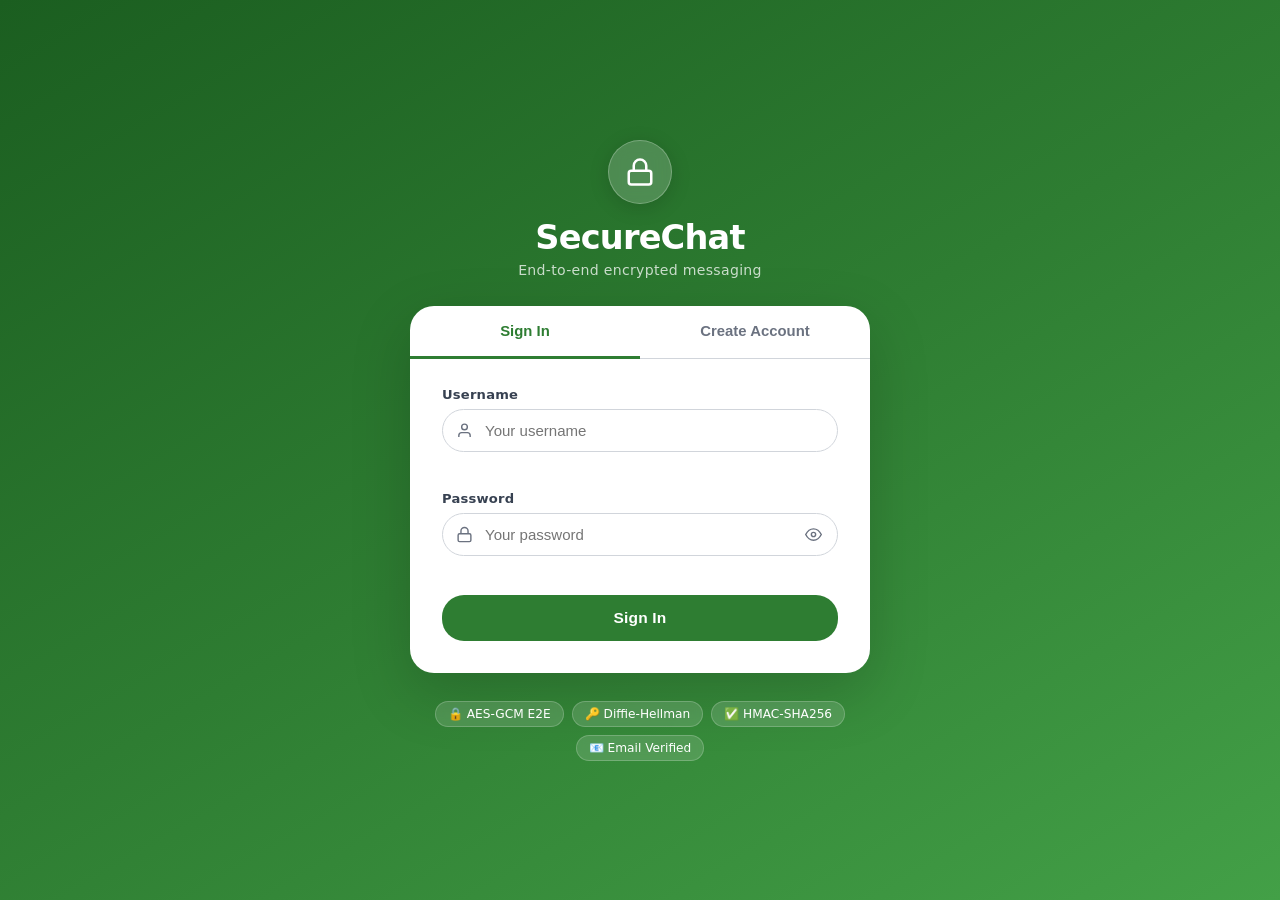
<file: src/main/resources/static/index.html>
<!DOCTYPE html>
<html lang="en">
<head>
  <meta charset="UTF-8" />
  <meta name="viewport" content="width=device-width, initial-scale=1.0" />
  <meta http-equiv="Cache-Control" content="no-cache, no-store, must-revalidate" />
  <meta http-equiv="Pragma" content="no-cache" />
  <title>SecureChat</title>
  <link rel="stylesheet" href="style.css" />
</head>
<body class="auth-page">

  <div class="auth-wrapper">

    <!-- Brand -->
    <div class="brand">
      <div class="brand-icon">
        <svg viewBox="0 0 24 24" fill="none" stroke="currentColor" stroke-width="2">
          <rect x="3" y="11" width="18" height="11" rx="2" ry="2"/>
          <path d="M7 11V7a5 5 0 0 1 10 0v4"/>
        </svg>
      </div>
      <h1 class="brand-name">SecureChat</h1>
      <p class="brand-tagline">End-to-end encrypted messaging</p>
    </div>

    <!-- Auth Card -->
    <div class="auth-card">

      <!-- Tabs -->
      <div class="auth-tabs" role="tablist">
        <button id="tabLogin"    class="auth-tab active" role="tab">Sign In</button>
        <button id="tabRegister" class="auth-tab"        role="tab">Create Account</button>
      </div>

      <!-- LOGIN PANEL -->
      <div id="panelLogin" class="auth-panel active">
        <form id="loginForm" novalidate>
          <div class="field">
            <label for="loginUsername">Username</label>
            <div class="input-wrap">
              <svg class="input-icon" viewBox="0 0 24 24" fill="none" stroke="currentColor" stroke-width="2"><path d="M20 21v-2a4 4 0 0 0-4-4H8a4 4 0 0 0-4 4v2"/><circle cx="12" cy="7" r="4"/></svg>
              <input id="loginUsername" type="text" placeholder="Your username" autocomplete="username" autocapitalize="none" spellcheck="false" />
            </div>
            <span class="field-error" id="loginUsernameErr"></span>
          </div>
          <div class="field">
            <label for="loginPassword">Password</label>
            <div class="input-wrap">
              <svg class="input-icon" viewBox="0 0 24 24" fill="none" stroke="currentColor" stroke-width="2"><rect x="3" y="11" width="18" height="11" rx="2" ry="2"/><path d="M7 11V7a5 5 0 0 1 10 0v4"/></svg>
              <input id="loginPassword" type="password" placeholder="Your password" autocomplete="current-password" />
              <button type="button" class="toggle-pw" data-target="loginPassword">
                <svg viewBox="0 0 24 24" fill="none" stroke="currentColor" stroke-width="2"><path d="M1 12s4-8 11-8 11 8 11 8-4 8-11 8-11-8-11-8z"/><circle cx="12" cy="12" r="3"/></svg>
              </button>
            </div>
            <span class="field-error" id="loginPasswordErr"></span>
          </div>
          <div id="loginAlert" class="alert" role="alert" aria-live="polite"></div>
          <button type="submit" class="btn-primary" id="loginBtn">
            <span class="btn-text">Sign In</span>
            <span class="btn-spinner sc-hidden"><svg class="spin" viewBox="0 0 24 24" fill="none" stroke="currentColor" stroke-width="2.5"><path d="M12 2v4M12 18v4M4.93 4.93l2.83 2.83M16.24 16.24l2.83 2.83M2 12h4M18 12h4M4.93 19.07l2.83-2.83M16.24 7.76l2.83-2.83"/></svg></span>
          </button>
        </form>
      </div>

      <!-- REGISTER PANEL -->
      <div id="panelRegister" class="auth-panel">
        <form id="registerForm" novalidate>
          <div class="field">
            <label for="regUsername">Username</label>
            <div class="input-wrap">
              <svg class="input-icon" viewBox="0 0 24 24" fill="none" stroke="currentColor" stroke-width="2"><path d="M20 21v-2a4 4 0 0 0-4-4H8a4 4 0 0 0-4 4v2"/><circle cx="12" cy="7" r="4"/></svg>
              <input id="regUsername" type="text" placeholder="3–30 chars, letters/numbers/_" autocomplete="username" autocapitalize="none" spellcheck="false" />
            </div>
            <span class="field-error" id="regUsernameErr"></span>
          </div>
          <div class="field">
            <label for="regEmail">Email</label>
            <div class="input-wrap">
              <svg class="input-icon" viewBox="0 0 24 24" fill="none" stroke="currentColor" stroke-width="2"><path d="M4 4h16c1.1 0 2 .9 2 2v12c0 1.1-.9 2-2 2H4c-1.1 0-2-.9-2-2V6c0-1.1.9-2 2-2z"/><polyline points="22,6 12,13 2,6"/></svg>
              <input id="regEmail" type="email" placeholder="you@example.com" autocomplete="email" autocapitalize="none" spellcheck="false" />
            </div>
            <span class="field-error" id="regEmailErr"></span>
          </div>
          <div class="field">
            <label for="regPassword">Password</label>
            <div class="input-wrap">
              <svg class="input-icon" viewBox="0 0 24 24" fill="none" stroke="currentColor" stroke-width="2"><rect x="3" y="11" width="18" height="11" rx="2" ry="2"/><path d="M7 11V7a5 5 0 0 1 10 0v4"/></svg>
              <input id="regPassword" type="password" placeholder="At least 8 characters" autocomplete="new-password" />
              <button type="button" class="toggle-pw" data-target="regPassword">
                <svg viewBox="0 0 24 24" fill="none" stroke="currentColor" stroke-width="2"><path d="M1 12s4-8 11-8 11 8 11 8-4 8-11 8-11-8-11-8z"/><circle cx="12" cy="12" r="3"/></svg>
              </button>
            </div>
            <span class="field-error" id="regPasswordErr"></span>
          </div>
          <div class="field">
            <label for="regConfirm">Confirm Password</label>
            <div class="input-wrap">
              <svg class="input-icon" viewBox="0 0 24 24" fill="none" stroke="currentColor" stroke-width="2"><path d="M9 12l2 2 4-4"/><rect x="3" y="11" width="18" height="11" rx="2" ry="2"/><path d="M7 11V7a5 5 0 0 1 10 0v4"/></svg>
              <input id="regConfirm" type="password" placeholder="Repeat your password" autocomplete="new-password" />
            </div>
            <span class="field-error" id="regConfirmErr"></span>
          </div>
          <div id="registerAlert" class="alert" role="alert" aria-live="polite"></div>
          <button type="submit" class="btn-primary" id="registerBtn">
            <span class="btn-text">Create Account</span>
            <span class="btn-spinner sc-hidden"><svg class="spin" viewBox="0 0 24 24" fill="none" stroke="currentColor" stroke-width="2.5"><path d="M12 2v4M12 18v4M4.93 4.93l2.83 2.83M16.24 16.24l2.83 2.83M2 12h4M18 12h4M4.93 19.07l2.83-2.83M16.24 7.76l2.83-2.83"/></svg></span>
          </button>
        </form>
      </div>

      <!-- OTP PANEL -->
      <div id="panelOtp" class="auth-panel">
        <div class="otp-header">
          <div class="otp-icon">
            <svg viewBox="0 0 24 24" fill="none" stroke="currentColor" stroke-width="2"><path d="M4 4h16c1.1 0 2 .9 2 2v12c0 1.1-.9 2-2 2H4c-1.1 0-2-.9-2-2V6c0-1.1.9-2 2-2z"/><polyline points="22,6 12,13 2,6"/></svg>
          </div>
          <h3>Check your email</h3>
          <p id="otpSubtitle">We sent a 6-digit code to your email address.</p>
        </div>
        <form id="otpForm" novalidate>
          <div class="field">
            <label for="otpCode">Verification Code</label>
            <div class="otp-input-wrap">
              <input id="otpCode" type="text" inputmode="numeric" pattern="[0-9]*"
                     maxlength="6" placeholder="000000" autocomplete="one-time-code" />
            </div>
            <span class="field-error" id="otpCodeErr"></span>
          </div>
          <div id="otpAlert" class="alert" role="alert" aria-live="polite"></div>
          <button type="submit" class="btn-primary" id="otpBtn">
            <span class="btn-text">Verify &amp; Activate</span>
            <span class="btn-spinner sc-hidden"><svg class="spin" viewBox="0 0 24 24" fill="none" stroke="currentColor" stroke-width="2.5"><path d="M12 2v4M12 18v4M4.93 4.93l2.83 2.83M16.24 16.24l2.83 2.83M2 12h4M18 12h4M4.93 19.07l2.83-2.83M16.24 7.76l2.83-2.83"/></svg></span>
          </button>
          <div class="otp-resend">
            Didn't receive it?
            <button type="button" id="resendOtpBtn" class="btn-link">Resend code</button>
          </div>
        </form>
      </div>

    </div><!-- /auth-card -->

    <!-- Security badges -->
    <div class="security-badges">
      <span class="badge">&#128274; AES-GCM E2E</span>
      <span class="badge">&#128273; Diffie-Hellman</span>
      <span class="badge">&#9989; HMAC-SHA256</span>
      <span class="badge">&#128231; Email Verified</span>
    </div>

  </div><!-- /auth-wrapper -->

  <script src="script.js"></script>
</body>
</html>
</file>
<file: src/main/resources/static/style.css>
/* ============================================================
   SecureChat — Global Design System
   ============================================================ */

/* ── Reset & Base ─────────────────────────────────────────── */
*, *::before, *::after {
  margin: 0;
  padding: 0;
  box-sizing: border-box;
}

:root {
  --green-900: #1b5e20;
  --green-800: #2e7d32;
  --green-600: #43a047;
  --green-400: #66bb6a;
  --green-100: #e8f5e9;
  --green-50:  #f1f8f1;

  --gray-900: #111827;
  --gray-700: #374151;
  --gray-500: #6b7280;
  --gray-300: #d1d5db;
  --gray-100: #f3f4f6;
  --white:    #ffffff;

  --danger:   #dc2626;
  --danger-bg:#fef2f2;
  --success:  #16a34a;
  --success-bg:#f0fdf4;

  --radius-sm: 8px;
  --radius-md: 14px;
  --radius-lg: 22px;
  --radius-xl: 32px;

  --shadow-sm: 0 1px 3px rgba(0,0,0,.08), 0 1px 2px rgba(0,0,0,.06);
  --shadow-md: 0 4px 16px rgba(0,0,0,.10);
  --shadow-lg: 0 10px 40px rgba(0,0,0,.14);

  --font: 'Inter', 'Segoe UI', system-ui, -apple-system, sans-serif;
  --transition: 0.2s ease;
}

html { font-size: 16px; }

body {
  font-family: var(--font);
  color: var(--gray-900);
  background: var(--gray-100);
  min-height: 100vh;
  -webkit-font-smoothing: antialiased;
}

.sc-hidden { display: none !important; }

/* ── Auth Page ────────────────────────────────────────────── */
.auth-page {
  display: flex;
  align-items: center;
  justify-content: center;
  min-height: 100vh;
  background: linear-gradient(150deg, #1b5e20 0%, #2e7d32 50%, #43a047 100%);
  padding: 24px;
}

.auth-wrapper {
  width: 100%;
  max-width: 460px;
  display: flex;
  flex-direction: column;
  align-items: center;
  gap: 28px;
}

/* Brand */
.brand { text-align: center; color: var(--white); }

.brand-icon {
  width: 64px; height: 64px;
  background: rgba(255,255,255,.18);
  border-radius: 50%;
  display: flex; align-items: center; justify-content: center;
  margin: 0 auto 14px;
  backdrop-filter: blur(8px);
  border: 1px solid rgba(255,255,255,.25);
  box-shadow: 0 4px 20px rgba(0,0,0,.15);
}
.brand-icon svg { width: 30px; height: 30px; }
.brand-name { font-size: 2.1rem; font-weight: 800; letter-spacing: -0.8px; }
.brand-tagline { font-size: 0.88rem; opacity: 0.75; margin-top: 5px; letter-spacing: 0.3px; }

/* Card */
.auth-card {
  width: 100%;
  background: var(--white);
  border-radius: 24px;
  box-shadow: 0 20px 60px rgba(0,0,0,.18);
  overflow: hidden;
}

/* Tabs */
.auth-tabs { display: flex; border-bottom: 1px solid var(--gray-300); }
.auth-tab {
  flex: 1; padding: 17px;
  background: none; border: none;
  font-size: 0.93rem; font-weight: 600;
  color: var(--gray-500); cursor: pointer;
  transition: color var(--transition), border-color var(--transition);
  border-bottom: 3px solid transparent; margin-bottom: -1px;
}
.auth-tab.active { color: var(--green-800); border-bottom-color: var(--green-800); }
.auth-tab:hover:not(.active) { color: var(--gray-700); background: var(--gray-100); }

/* Panels */
.auth-panel { display: none; padding: 28px 32px 32px; }
.auth-panel.active { display: block; animation: panelIn .2s ease; }
@keyframes panelIn { from { opacity:0; transform:translateY(6px); } to { opacity:1; transform:translateY(0); } }

/* Fields */
.field { margin-bottom: 18px; }
.field label {
  display: block; font-size: 0.82rem; font-weight: 700;
  color: var(--gray-700); margin-bottom: 7px; letter-spacing: 0.2px;
}

.input-wrap { position: relative; display: flex; align-items: center; }
.input-icon {
  position: absolute; left: 14px;
  width: 17px; height: 17px;
  color: var(--gray-500); pointer-events: none; flex-shrink: 0;
}
.input-wrap input {
  width: 100%;
  padding: 12px 44px 12px 42px;
  border: 1.5px solid var(--gray-300);
  border-radius: var(--radius-lg);
  font-size: 0.94rem; color: var(--gray-900);
  background: var(--white); outline: none;
  transition: border-color var(--transition), box-shadow var(--transition);
}
.input-wrap input:focus {
  border-color: var(--green-600);
  box-shadow: 0 0 0 3px rgba(67,160,71,.14);
}
.input-wrap input.invalid {
  border-color: var(--danger);
  box-shadow: 0 0 0 3px rgba(220,38,38,.10);
}

.toggle-pw {
  position: absolute; right: 12px;
  background: none; border: none; cursor: pointer;
  padding: 4px; color: var(--gray-500); display: flex; align-items: center;
}
.toggle-pw svg { width: 17px; height: 17px; }
.toggle-pw:hover { color: var(--gray-700); }

.field-error {
  display: block; font-size: 0.76rem; color: var(--danger);
  margin-top: 5px; min-height: 16px;
}

/* Alert */
.alert {
  border-radius: var(--radius-sm); padding: 10px 14px;
  font-size: 0.86rem; margin-bottom: 16px; display: none;
  font-weight: 500;
}
.alert.show    { display: flex; align-items: center; gap: 8px; }
.alert.success { background: var(--success-bg); color: var(--success); border: 1px solid #bbf7d0; }
.alert.error   { background: var(--danger-bg);  color: var(--danger);  border: 1px solid #fecaca; }

/* Primary Button */
.btn-primary {
  width: 100%; padding: 14px;
  background: var(--green-800); color: var(--white);
  border: none; border-radius: var(--radius-lg);
  font-size: 0.97rem; font-weight: 700; cursor: pointer;
  display: flex; align-items: center; justify-content: center; gap: 8px;
  transition: background var(--transition), transform var(--transition), box-shadow var(--transition);
  letter-spacing: 0.2px;
}
.btn-primary:hover:not(:disabled) {
  background: var(--green-900);
  transform: translateY(-1px);
  box-shadow: 0 6px 18px rgba(46,125,50,.38);
}
.btn-primary:active:not(:disabled) { transform: translateY(0); }
.btn-primary:disabled { opacity: 0.6; cursor: not-allowed; }

.btn-spinner { display: flex; align-items: center; }
.btn-spinner.sc-hidden { display: none; }
@keyframes spin { to { transform: rotate(360deg); } }
.spin { width: 18px; height: 18px; animation: spin 0.75s linear infinite; }

/* Link button */
.btn-link {
  background: none; border: none; cursor: pointer;
  color: var(--green-800); font-size: inherit; font-weight: 600;
  padding: 0; text-decoration: underline; text-underline-offset: 2px;
}
.btn-link:hover { color: var(--green-900); }
.btn-link:disabled { color: var(--gray-500); cursor: not-allowed; text-decoration: none; }

/* ── OTP Panel ────────────────────────────────────────────── */
.otp-header {
  text-align: center; margin-bottom: 24px;
}
.otp-icon {
  width: 56px; height: 56px;
  background: var(--green-100); border-radius: 50%;
  display: flex; align-items: center; justify-content: center;
  margin: 0 auto 14px;
}
.otp-icon svg { width: 26px; height: 26px; stroke: var(--green-800); }
.otp-header h3 { font-size: 1.15rem; font-weight: 700; color: var(--gray-900); margin-bottom: 6px; }
.otp-header p  { font-size: 0.86rem; color: var(--gray-500); line-height: 1.5; }

.otp-input-wrap {
  display: flex; justify-content: center;
}
.otp-input-wrap input {
  width: 100%; max-width: 220px;
  padding: 16px 20px;
  border: 2px solid var(--gray-300);
  border-radius: var(--radius-md);
  font-size: 2rem; font-weight: 700; font-family: monospace;
  letter-spacing: 12px; text-align: center;
  color: var(--gray-900); outline: none;
  transition: border-color var(--transition), box-shadow var(--transition);
}
.otp-input-wrap input:focus {
  border-color: var(--green-600);
  box-shadow: 0 0 0 3px rgba(67,160,71,.14);
}
.otp-input-wrap input.invalid {
  border-color: var(--danger);
  box-shadow: 0 0 0 3px rgba(220,38,38,.10);
}

.otp-resend {
  text-align: center; margin-top: 18px;
  font-size: 0.85rem; color: var(--gray-500);
}

/* Security Badges */
.security-badges {
  display: flex; gap: 8px; flex-wrap: wrap; justify-content: center;
}
.badge {
  background: rgba(255,255,255,.14); color: var(--white);
  padding: 5px 12px; border-radius: 20px;
  font-size: 0.76rem; font-weight: 500;
  backdrop-filter: blur(4px);
  border: 1px solid rgba(255,255,255,.2);
}

/* ── Chat Page ────────────────────────────────────────────── */
.chat-page {
  display: flex;
  flex-direction: column;
  height: 100vh;
  overflow: hidden;
  background: var(--gray-100);
}

/* Topbar */
.topbar {
  height: 60px;
  background: var(--green-800);
  display: flex;
  align-items: center;
  justify-content: space-between;
  padding: 0 24px;
  box-shadow: var(--shadow-md);
  flex-shrink: 0;
  z-index: 10;
}
.topbar-left { display: flex; align-items: center; gap: 12px; }
.topbar-logo {
  width: 34px; height: 34px;
  background: rgba(255,255,255,.15);
  border-radius: 50%;
  display: flex; align-items: center; justify-content: center;
}
.topbar-logo svg { width: 18px; height: 18px; stroke: white; }
.topbar-title { font-size: 1.15rem; font-weight: 700; color: var(--white); letter-spacing: -0.3px; }
.topbar-badge {
  background: rgba(255,255,255,.15); color: var(--white);
  padding: 3px 10px; border-radius: 20px; font-size: 0.75rem; font-weight: 500;
}
.topbar-right { display: flex; align-items: center; gap: 16px; }
.topbar-user  { display: flex; align-items: center; gap: 10px; cursor: pointer; }
.avatar {
  width: 34px; height: 34px; border-radius: 50%;
  background: var(--green-600);
  display: flex; align-items: center; justify-content: center;
  font-weight: 700; font-size: 0.85rem; color: var(--white); flex-shrink: 0;
}
.topbar-username { color: var(--white); font-weight: 500; font-size: 0.9rem; }
.btn-logout {
  display: flex; align-items: center; gap: 6px;
  background: rgba(255,255,255,.12);
  border: 1px solid rgba(255,255,255,.25);
  color: var(--white); padding: 7px 14px;
  border-radius: var(--radius-lg); font-size: 0.85rem; font-weight: 500;
  cursor: pointer; transition: background var(--transition);
}
.btn-logout svg { width: 15px; height: 15px; }
.btn-logout:hover { background: rgba(255,255,255,.22); }

/* Layout */
.chat-layout { display: flex; flex: 1; overflow: hidden; }

/* ── Sidebar ──────────────────────────────────────────────── */
.chat-sidebar {
  width: 300px;
  background: var(--white);
  border-right: 1px solid var(--gray-300);
  display: flex; flex-direction: column;
  flex-shrink: 0; overflow: hidden;
  position: relative;
  padding-bottom: 112px;
}

.sidebar-search-wrap {
  padding: 12px 12px 8px;
  border-bottom: 1px solid var(--gray-100);
}

.sidebar-search { position: relative; display: flex; align-items: center; }
.sidebar-search svg {
  position: absolute; left: 12px;
  width: 15px; height: 15px; color: var(--gray-500); pointer-events: none;
}
.sidebar-search input {
  width: 100%;
  padding: 9px 12px 9px 34px;
  border: 1.5px solid var(--gray-300);
  border-radius: var(--radius-md);
  font-size: 0.88rem; outline: none;
  background: var(--gray-100);
  transition: border-color var(--transition);
}
.sidebar-search input:focus { border-color: var(--green-600); background: var(--white); }

.sidebar-section {
  display: flex; flex-direction: column;
  min-height: 0; flex: 1; overflow: hidden;
}
.sidebar-section + .sidebar-section { border-top: 1px solid var(--gray-100); }

.sidebar-section-header {
  display: flex; align-items: center; justify-content: space-between;
  padding: 10px 14px 6px;
  font-size: 0.72rem; font-weight: 700;
  text-transform: uppercase; letter-spacing: 0.6px;
  color: var(--gray-500); flex-shrink: 0;
}

.btn-new-dm {
  width: 22px; height: 22px; border-radius: 50%;
  background: var(--green-100); border: none;
  display: flex; align-items: center; justify-content: center;
  cursor: pointer; transition: background var(--transition);
  color: var(--green-800);
}
.btn-new-dm svg { width: 12px; height: 12px; }
.btn-new-dm:hover { background: var(--green-800); color: var(--white); }

.conv-list { flex: 1; overflow-y: auto; padding: 2px 0 4px; }

.sidebar-hint {
  padding: 12px 14px; font-size: 0.82rem;
  color: var(--gray-500); text-align: center;
}

.conv-item {
  display: flex; align-items: center; gap: 10px;
  padding: 9px 12px; cursor: pointer;
  border-radius: var(--radius-sm); margin: 1px 6px;
  transition: background var(--transition); min-width: 0;
}
.conv-item:hover  { background: var(--green-50); }
.conv-item.active { background: var(--green-100); }

.conv-avatar {
  width: 38px; height: 38px; border-radius: 50%;
  background: var(--green-600);
  display: flex; align-items: center; justify-content: center;
  font-weight: 700; font-size: 0.82rem; color: var(--white); flex-shrink: 0;
}
.conv-avatar.group-avatar { background: var(--green-900); font-size: 0.7rem; }

.conv-info { flex: 1; min-width: 0; }
.conv-name {
  font-weight: 600; font-size: 0.88rem; color: var(--gray-900);
  white-space: nowrap; overflow: hidden; text-overflow: ellipsis;
}
.conv-preview {
  font-size: 0.78rem; color: var(--gray-500);
  white-space: nowrap; overflow: hidden; text-overflow: ellipsis; margin-top: 1px;
}
.conv-time { font-size: 0.7rem; color: var(--gray-500); flex-shrink: 0; align-self: flex-start; margin-top: 2px; }

/* ── Chat Main ────────────────────────────────────────────── */
.chat-main {
  flex: 1; display: flex; flex-direction: column;
  overflow: hidden; background: var(--gray-100);
}

.empty-state {
  flex: 1; display: flex; flex-direction: column;
  align-items: center; justify-content: center;
  gap: 12px; color: var(--gray-500); padding: 40px;
}
.empty-icon {
  width: 72px; height: 72px; background: var(--white);
  border-radius: 50%; display: flex; align-items: center; justify-content: center;
  box-shadow: var(--shadow-sm); margin-bottom: 8px;
}
.empty-icon svg { width: 36px; height: 36px; color: var(--green-400); }
.empty-state h3 { font-size: 1.1rem; font-weight: 600; color: var(--gray-700); }
.empty-state p  { font-size: 0.9rem; text-align: center; max-width: 280px; line-height: 1.5; }

.active-chat { flex: 1; display: flex; flex-direction: column; overflow: hidden; }

/* Chat Header */
.chat-header {
  display: flex; align-items: center; gap: 12px;
  padding: 12px 20px; background: var(--white);
  border-bottom: 1px solid var(--gray-300); flex-shrink: 0;
}
.chat-header-avatar {
  width: 40px; height: 40px; border-radius: 50%;
  background: var(--green-600);
  display: flex; align-items: center; justify-content: center;
  font-weight: 700; font-size: 0.88rem; color: var(--white); flex-shrink: 0;
}
.chat-header-avatar.group-avatar { background: var(--green-900); font-size: 0.72rem; }
.chat-header-info { flex: 1; display: flex; flex-direction: column; gap: 1px; min-width: 0; }
.chat-header-name {
  font-weight: 700; font-size: 0.95rem; color: var(--gray-900);
  white-space: nowrap; overflow: hidden; text-overflow: ellipsis;
}
.clickable-name { cursor: pointer; }
.clickable-name:hover { color: var(--green-800); }
.chat-header-sub { font-size: 0.76rem; color: var(--green-600); }
.chat-header-actions { display: flex; align-items: center; gap: 8px; flex-shrink: 0; }

.enc-badge {
  background: var(--green-50); color: var(--green-800);
  padding: 4px 10px; border-radius: 20px;
  font-size: 0.72rem; font-weight: 600; border: 1px solid var(--green-100);
}

.btn-header-action {
  display: flex; align-items: center; gap: 5px;
  padding: 6px 12px; border-radius: var(--radius-md);
  border: 1.5px solid var(--gray-300); background: var(--white);
  font-size: 0.8rem; font-weight: 600; color: var(--gray-700);
  cursor: pointer; transition: all var(--transition);
}
.btn-header-action svg { width: 14px; height: 14px; }
.btn-header-action:hover { border-color: var(--green-600); color: var(--green-800); }

/* Messages */
.messages-area {
  flex: 1; overflow-y: auto;
  padding: 16px 20px;
  display: flex; flex-direction: column; gap: 8px;
  scroll-behavior: smooth;
}

.msg-group { display: flex; flex-direction: column; gap: 2px; max-width: 65%; }
.msg-group.sent { align-self: flex-end;   align-items: flex-end; }
.msg-group.recv { align-self: flex-start; align-items: flex-start; }

.msg-sender-label { font-size: 0.71rem; font-weight: 600; color: var(--gray-500); padding: 0 4px; }

.msg-bubble {
  padding: 9px 14px; border-radius: 16px;
  font-size: 0.91rem; line-height: 1.45; word-break: break-word;
  animation: bubbleIn 0.16s ease;
}
@keyframes bubbleIn {
  from { opacity: 0; transform: scale(0.95) translateY(3px); }
  to   { opacity: 1; transform: scale(1)    translateY(0); }
}
.msg-group.sent .msg-bubble {
  background: var(--green-800); color: var(--white); border-bottom-right-radius: 4px;
}
.msg-group.recv .msg-bubble {
  background: var(--white); color: var(--gray-900);
  border-bottom-left-radius: 4px; box-shadow: var(--shadow-sm);
}
.msg-meta {
  display: flex;
  align-items: center;
  gap: 5px;
  font-size: 0.67rem;
  color: var(--gray-500);
  padding: 0 4px;
}
.msg-time { font-size: inherit; color: inherit; }
.msg-status-icon {
  font-size: 0.68rem;
  color: var(--gray-500);
  transition: color var(--transition), opacity var(--transition);
}
.msg-status-icon.read { color: #1d9bf0; }
.msg-status-icon.failed { color: var(--danger); font-weight: 700; }

.date-divider {
  display: flex; align-items: center; gap: 10px;
  margin: 6px 0; color: var(--gray-500); font-size: 0.73rem;
}
.date-divider::before, .date-divider::after {
  content: ''; flex: 1; height: 1px; background: var(--gray-300);
}

.msg-status { text-align: center; font-size: 0.82rem; color: var(--gray-500); padding: 12px; }

.typing-indicator {
  padding: 0 22px 8px;
  min-height: 20px;
  font-size: 0.78rem;
  color: var(--green-800);
  background: var(--gray-100);
  transition: opacity var(--transition);
}

/* Composer */
.message-composer {
  display: flex; align-items: center; gap: 10px;
  padding: 12px 16px; background: var(--white);
  border-top: 1px solid var(--gray-300); flex-shrink: 0;
}
.message-composer input {
  flex: 1; padding: 11px 16px;
  border: 1.5px solid var(--gray-300);
  border-radius: var(--radius-xl); font-size: 0.93rem; outline: none;
  transition: border-color var(--transition); background: var(--gray-100);
}
.message-composer input:focus { border-color: var(--green-600); background: var(--white); }

.btn-send {
  width: 42px; height: 42px; border-radius: 50%;
  background: var(--green-800); border: none;
  display: flex; align-items: center; justify-content: center;
  cursor: pointer; flex-shrink: 0;
  transition: background var(--transition), transform var(--transition);
}
.btn-send svg { width: 17px; height: 17px; stroke: white; }
.btn-send:hover { background: var(--green-900); transform: scale(1.06); }
.btn-send:disabled { background: var(--gray-300); cursor: not-allowed; transform: none; }

/* ── Modals ───────────────────────────────────────────────── */
.modal-overlay {
  position: fixed; inset: 0;
  background: rgba(0,0,0,.45);
  display: flex; align-items: center; justify-content: center;
  z-index: 100; padding: 20px;
  animation: fadeIn .15s ease;
}
@keyframes fadeIn { from { opacity: 0; } to { opacity: 1; } }

.modal {
  background: var(--white); border-radius: var(--radius-xl);
  width: 100%; max-width: 420px;
  box-shadow: var(--shadow-lg);
  animation: slideUp .18s ease;
}
@keyframes slideUp {
  from { transform: translateY(16px); opacity: 0; }
  to   { transform: translateY(0);    opacity: 1; }
}

.modal-header {
  display: flex; align-items: center; justify-content: space-between;
  padding: 20px 24px 16px; border-bottom: 1px solid var(--gray-100);
}
.modal-header h3 { font-size: 1rem; font-weight: 700; color: var(--gray-900); }

.modal-close {
  width: 28px; height: 28px; border-radius: 50%;
  background: var(--gray-100); border: none;
  display: flex; align-items: center; justify-content: center;
  cursor: pointer; color: var(--gray-500); transition: background var(--transition);
}
.modal-close svg { width: 14px; height: 14px; }
.modal-close:hover { background: var(--gray-300); }

.modal-body { padding: 20px 24px; }

.modal-footer {
  display: flex; justify-content: flex-end; gap: 10px;
  padding: 0 24px 20px;
}

.btn-modal-cancel {
  padding: 9px 18px; border-radius: var(--radius-md);
  border: 1.5px solid var(--gray-300); background: var(--white);
  font-size: 0.9rem; font-weight: 500; color: var(--gray-700);
  cursor: pointer; transition: all var(--transition);
}
.btn-modal-cancel:hover { background: var(--gray-100); }

.btn-modal-ok {
  padding: 9px 20px; border-radius: var(--radius-md);
  border: none; background: var(--green-800);
  font-size: 0.9rem; font-weight: 600; color: var(--white);
  cursor: pointer; transition: background var(--transition);
}
.btn-modal-ok:hover { background: var(--green-900); }

.profile-card {
  display: flex;
  align-items: center;
  gap: 12px;
  margin-bottom: 16px;
}

.profile-avatar {
  width: 48px;
  height: 48px;
  border-radius: 50%;
  background: var(--green-600);
  color: var(--white);
  display: flex;
  align-items: center;
  justify-content: center;
  font-weight: 800;
}

.profile-main { min-width: 0; }
.profile-name { font-weight: 800; color: var(--gray-900); }
.profile-email {
  margin-top: 2px;
  color: var(--gray-500);
  font-size: 0.86rem;
  word-break: break-word;
}

.profile-key-wrap label {
  display: block;
  font-size: 0.76rem;
  font-weight: 700;
  color: var(--gray-500);
  margin-bottom: 6px;
}

.profile-key {
  max-height: 140px;
  overflow: auto;
  white-space: pre-wrap;
  word-break: break-all;
  background: var(--gray-100);
  border: 1px solid var(--gray-300);
  border-radius: var(--radius-sm);
  padding: 10px;
  font-size: 0.72rem;
  color: var(--gray-700);
}

/* Member chips */
.members-chip-list { display: flex; flex-wrap: wrap; gap: 4px; margin-top: 4px; }
.member-chip {
  background: var(--green-50); color: var(--green-800);
  border: 1px solid var(--green-100); border-radius: 20px;
  padding: 2px 8px; font-size: 0.72rem; font-weight: 500;
  display: flex; align-items: center; gap: 4px;
}
.member-chip .chip-remove { cursor: pointer; color: var(--gray-500); font-size: 0.8rem; line-height: 1; padding: 0 1px; }
.member-chip .chip-remove:hover { color: var(--danger); }

/* ── Responsive ───────────────────────────────────────────── */
@media (max-width: 700px) {
  .chat-sidebar { width: 100%; height: 220px; border-right: none; border-bottom: 1px solid var(--gray-300); }
  .chat-layout { flex-direction: column; }
  .topbar-badge { display: none; }
  .msg-group { max-width: 85%; }
  .auth-panel { padding: 20px; }
}

/* ── Image Messaging ──────────────────────────────────────── */

/* Attach button in composer */
.btn-attach {
  width: 38px; height: 38px; border-radius: 50%;
  background: var(--gray-100); border: 1.5px solid var(--gray-300);
  display: flex; align-items: center; justify-content: center;
  cursor: pointer; flex-shrink: 0;
  transition: background var(--transition), border-color var(--transition);
  color: var(--gray-500);
}
.btn-attach svg { width: 17px; height: 17px; }
.btn-attach:hover { background: var(--green-50); border-color: var(--green-600); color: var(--green-800); }

/* Wide modal for image preview/view */
.modal-wide { max-width: 560px; }

/* Image preview container */
.img-preview-wrap {
  background: var(--gray-100);
  border-radius: var(--radius-md);
  overflow: hidden;
  display: flex; align-items: center; justify-content: center;
  min-height: 200px; max-height: 400px;
}

.img-preview {
  max-width: 100%; max-height: 400px;
  object-fit: contain; display: block;
}

.img-preview-meta, .img-view-meta {
  margin-top: 10px;
  font-size: 0.8rem; color: var(--gray-500);
  display: flex; align-items: center; gap: 8px;
}

.img-preview-enc {
  margin-top: 8px;
  display: flex; align-items: center; gap: 6px;
  font-size: 0.78rem; color: var(--green-800);
  background: var(--green-50); border: 1px solid var(--green-100);
  border-radius: var(--radius-sm); padding: 6px 10px;
}

/* Image bubble in chat */
.msg-img-bubble {
  padding: 6px;
  border-radius: 14px;
  cursor: pointer;
  overflow: hidden;
  max-width: 260px;
  animation: bubbleIn 0.16s ease;
  position: relative;
}

.msg-group.sent  .msg-img-bubble { background: var(--green-800); border-bottom-right-radius: 4px; }
.msg-group.recv  .msg-img-bubble { background: var(--white); border-bottom-left-radius: 4px; box-shadow: var(--shadow-sm); }

.msg-img-thumb {
  width: 100%; max-width: 240px; max-height: 200px;
  object-fit: cover; border-radius: 10px; display: block;
}

.msg-img-overlay {
  position: absolute; inset: 6px;
  background: rgba(0,0,0,.0);
  border-radius: 10px;
  display: flex; align-items: center; justify-content: center;
  transition: background var(--transition);
}

.msg-img-bubble:hover .msg-img-overlay { background: rgba(0,0,0,.25); }

.msg-img-overlay svg { width: 28px; height: 28px; stroke: white; opacity: 0; transition: opacity var(--transition); }
.msg-img-bubble:hover .msg-img-overlay svg { opacity: 1; }

.msg-img-caption {
  font-size: 0.72rem; padding: 4px 4px 0;
  white-space: nowrap; overflow: hidden; text-overflow: ellipsis;
}
.msg-group.sent  .msg-img-caption { color: rgba(255,255,255,.75); }
.msg-group.recv  .msg-img-caption { color: var(--gray-500); }

/* Upload progress indicator */
.upload-progress {
  display: flex; align-items: center; gap: 8px;
  padding: 8px 12px; background: var(--green-50);
  border: 1px solid var(--green-100); border-radius: var(--radius-md);
  font-size: 0.82rem; color: var(--green-800);
  animation: bubbleIn 0.16s ease;
}

.upload-progress .progress-spinner {
  width: 16px; height: 16px;
  border: 2px solid var(--green-200);
  border-top-color: var(--green-800);
  border-radius: 50%;
  animation: spin 0.7s linear infinite;
  flex-shrink: 0;
}

/* Download link styled as button */
a.btn-modal-ok {
  text-decoration: none;
  display: flex; align-items: center; justify-content: center;
}

.lan-panel {
  position: absolute;
  bottom: 12px;
  left: 12px;
  right: 12px;
  background: #e8f5e9;
  border-radius: 10px;
  padding: 10px;
  font-size: 12px;
  color: #1b5e20;
}

.lan-header {
  display: flex;
  justify-content: space-between;
  font-weight: 600;
  margin-bottom: 6px;
}

.lan-dot {
  width: 8px;
  height: 8px;
  background: #4caf50;
  border-radius: 50%;
}

.lan-status {
  display: flex;
  align-items: center;
  gap: 6px;
  margin-bottom: 6px;
}

.lan-green-dot {
  width: 8px;
  height: 8px;
  background: #4caf50;
  border-radius: 50%;
}

.lan-url-box {
  display: flex;
  justify-content: space-between;
  align-items: center;
  background: #c8e6c9;
  padding: 6px;
  border-radius: 6px;
  font-size: 11px;
}

.lan-url-box button {
  background: transparent;
  border: none;
  cursor: pointer;
  line-height: 1;
}

.lan-help {
  margin-top: 6px;
  font-size: 11px;
  color: #2e7d32;
}
</file>
